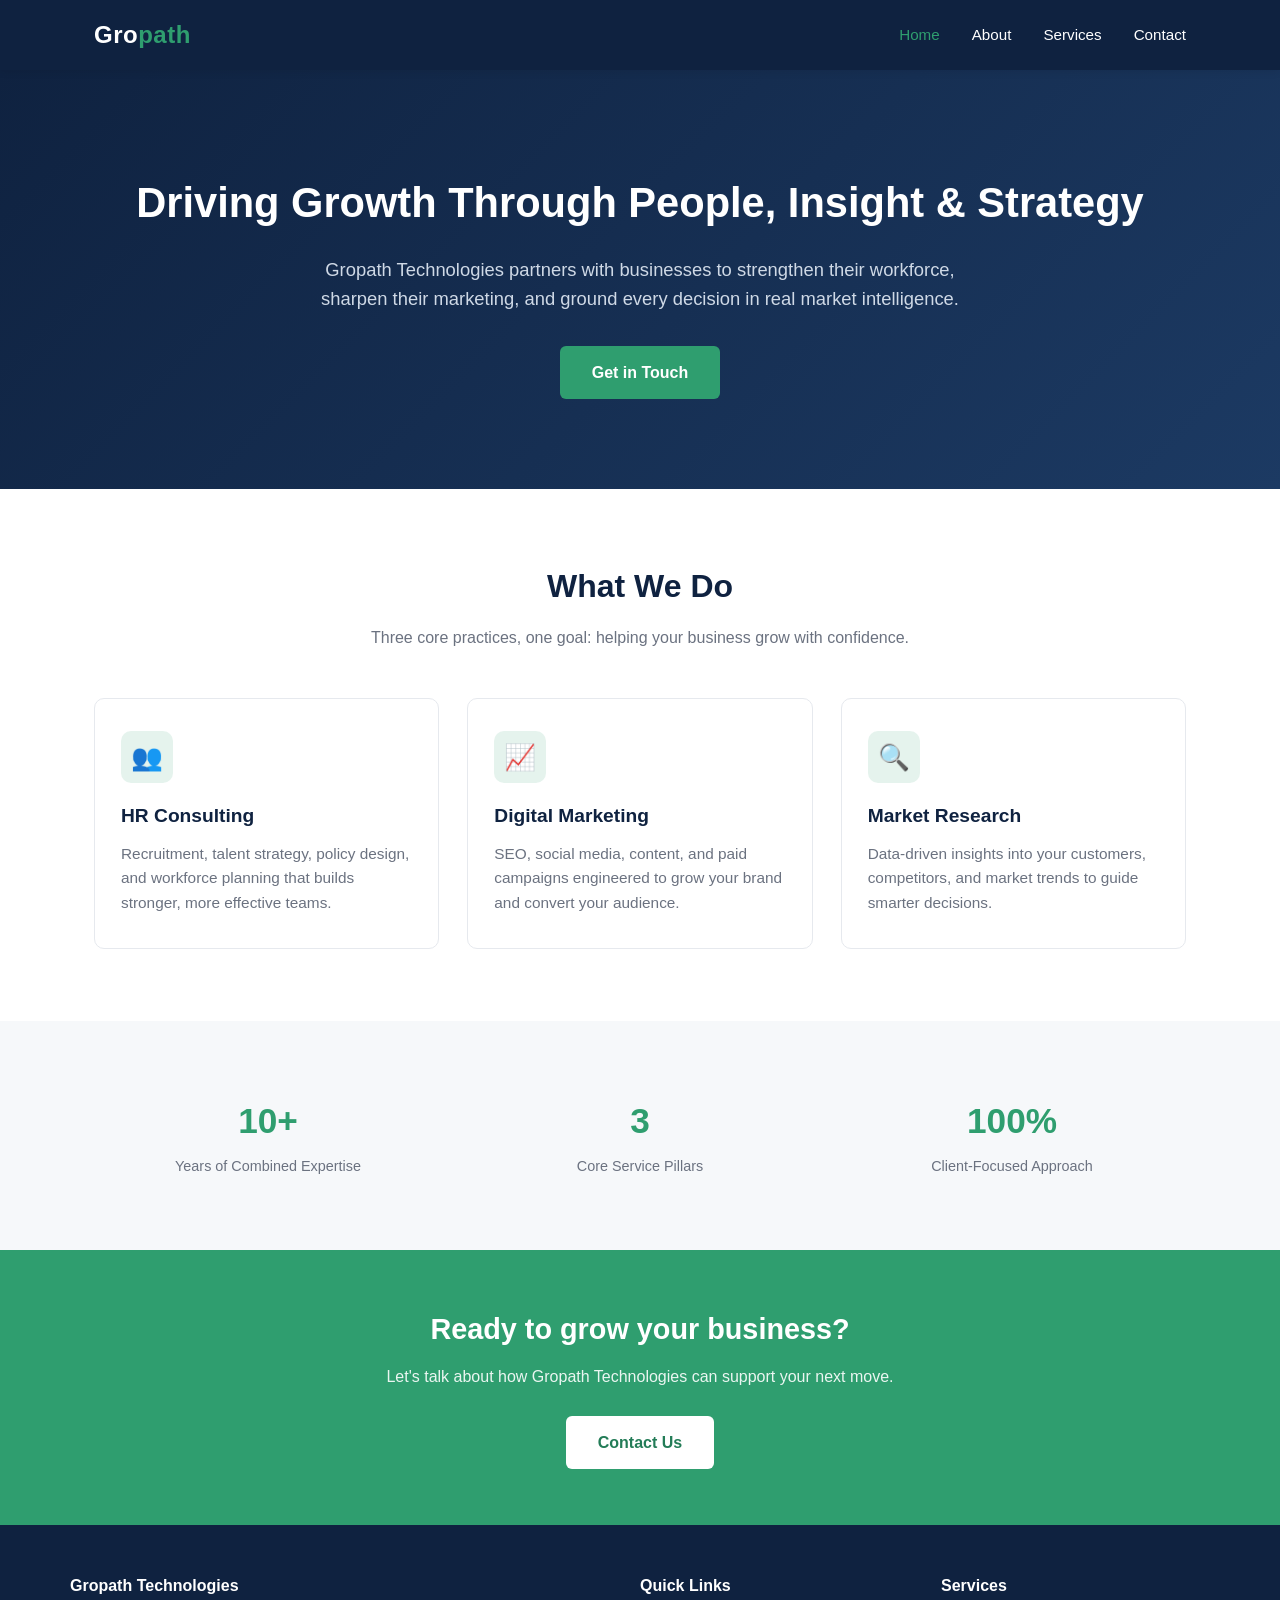
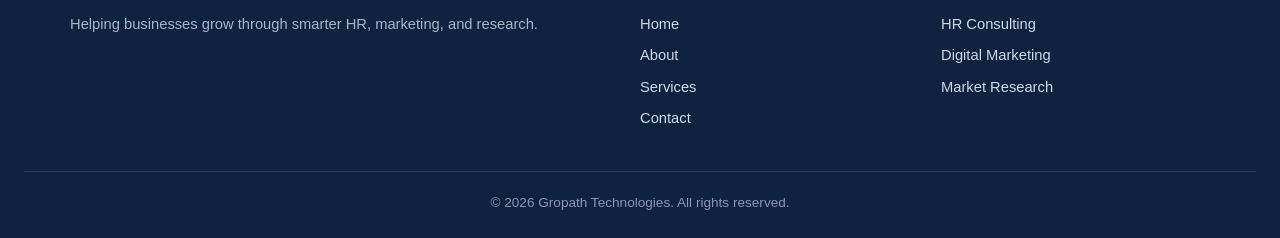
<file: index.html>
<!DOCTYPE html>
<html lang="en">
<head>
<meta charset="UTF-8">
<meta name="viewport" content="width=device-width, initial-scale=1.0">
<title>Gropath Technologies | HR Consulting, Digital Marketing & Market Research</title>
<meta name="description" content="Gropath Technologies helps businesses grow through expert HR consulting, digital marketing, and market research services.">
<link rel="stylesheet" href="style.css">
</head>
<body>

<header>
  <nav class="navbar">
    <a href="index.html" class="logo">Gro<span>path</span></a>
    <ul class="nav-links" id="navLinks">
      <li><a href="index.html" class="active">Home</a></li>
      <li><a href="about.html">About</a></li>
      <li><a href="services.html">Services</a></li>
      <li><a href="contact.html">Contact</a></li>
    </ul>
    <button class="nav-toggle" id="navToggle" aria-label="Toggle menu">☰</button>
  </nav>
</header>

<section class="hero">
  <div class="container">
    <h1>Driving Growth Through People, Insight & Strategy</h1>
    <p>Gropath Technologies partners with businesses to strengthen their workforce, sharpen their marketing, and ground every decision in real market intelligence.</p>
    <a href="contact.html" class="btn">Get in Touch</a>
  </div>
</section>

<section>
  <div class="container">
    <div class="section-title">
      <h2>What We Do</h2>
      <p>Three core practices, one goal: helping your business grow with confidence.</p>
    </div>
    <div class="grid">
      <div class="card">
        <div class="icon">👥</div>
        <h3>HR Consulting</h3>
        <p>Recruitment, talent strategy, policy design, and workforce planning that builds stronger, more effective teams.</p>
      </div>
      <div class="card">
        <div class="icon">📈</div>
        <h3>Digital Marketing</h3>
        <p>SEO, social media, content, and paid campaigns engineered to grow your brand and convert your audience.</p>
      </div>
      <div class="card">
        <div class="icon">🔍</div>
        <h3>Market Research</h3>
        <p>Data-driven insights into your customers, competitors, and market trends to guide smarter decisions.</p>
      </div>
    </div>
  </div>
</section>

<section class="bg-gray">
  <div class="container">
    <div class="stats">
      <div>
        <div class="num">10+</div>
        <div class="label">Years of Combined Expertise</div>
      </div>
      <div>
        <div class="num">3</div>
        <div class="label">Core Service Pillars</div>
      </div>
      <div>
        <div class="num">100%</div>
        <div class="label">Client-Focused Approach</div>
      </div>
    </div>
  </div>
</section>

<div class="cta-band">
  <h2>Ready to grow your business?</h2>
  <p>Let's talk about how Gropath Technologies can support your next move.</p>
  <a href="contact.html" class="btn">Contact Us</a>
</div>

<footer>
  <div class="footer-grid">
    <div>
      <h4>Gropath Technologies</h4>
      <p style="font-size:0.92rem; color:#aab6c6;">Helping businesses grow through smarter HR, marketing, and research.</p>
    </div>
    <div>
      <h4>Quick Links</h4>
      <ul>
        <li><a href="index.html">Home</a></li>
        <li><a href="about.html">About</a></li>
        <li><a href="services.html">Services</a></li>
        <li><a href="contact.html">Contact</a></li>
      </ul>
    </div>
    <div>
      <h4>Services</h4>
      <ul>
        <li><a href="services.html">HR Consulting</a></li>
        <li><a href="services.html">Digital Marketing</a></li>
        <li><a href="services.html">Market Research</a></li>
      </ul>
    </div>
  </div>
  <div class="footer-bottom">
    &copy; 2026 Gropath Technologies. All rights reserved.
  </div>
</footer>

<script>
  document.getElementById('navToggle').addEventListener('click', function() {
    document.getElementById('navLinks').classList.toggle('open');
  });
</script>

</body>
</html>
</file>
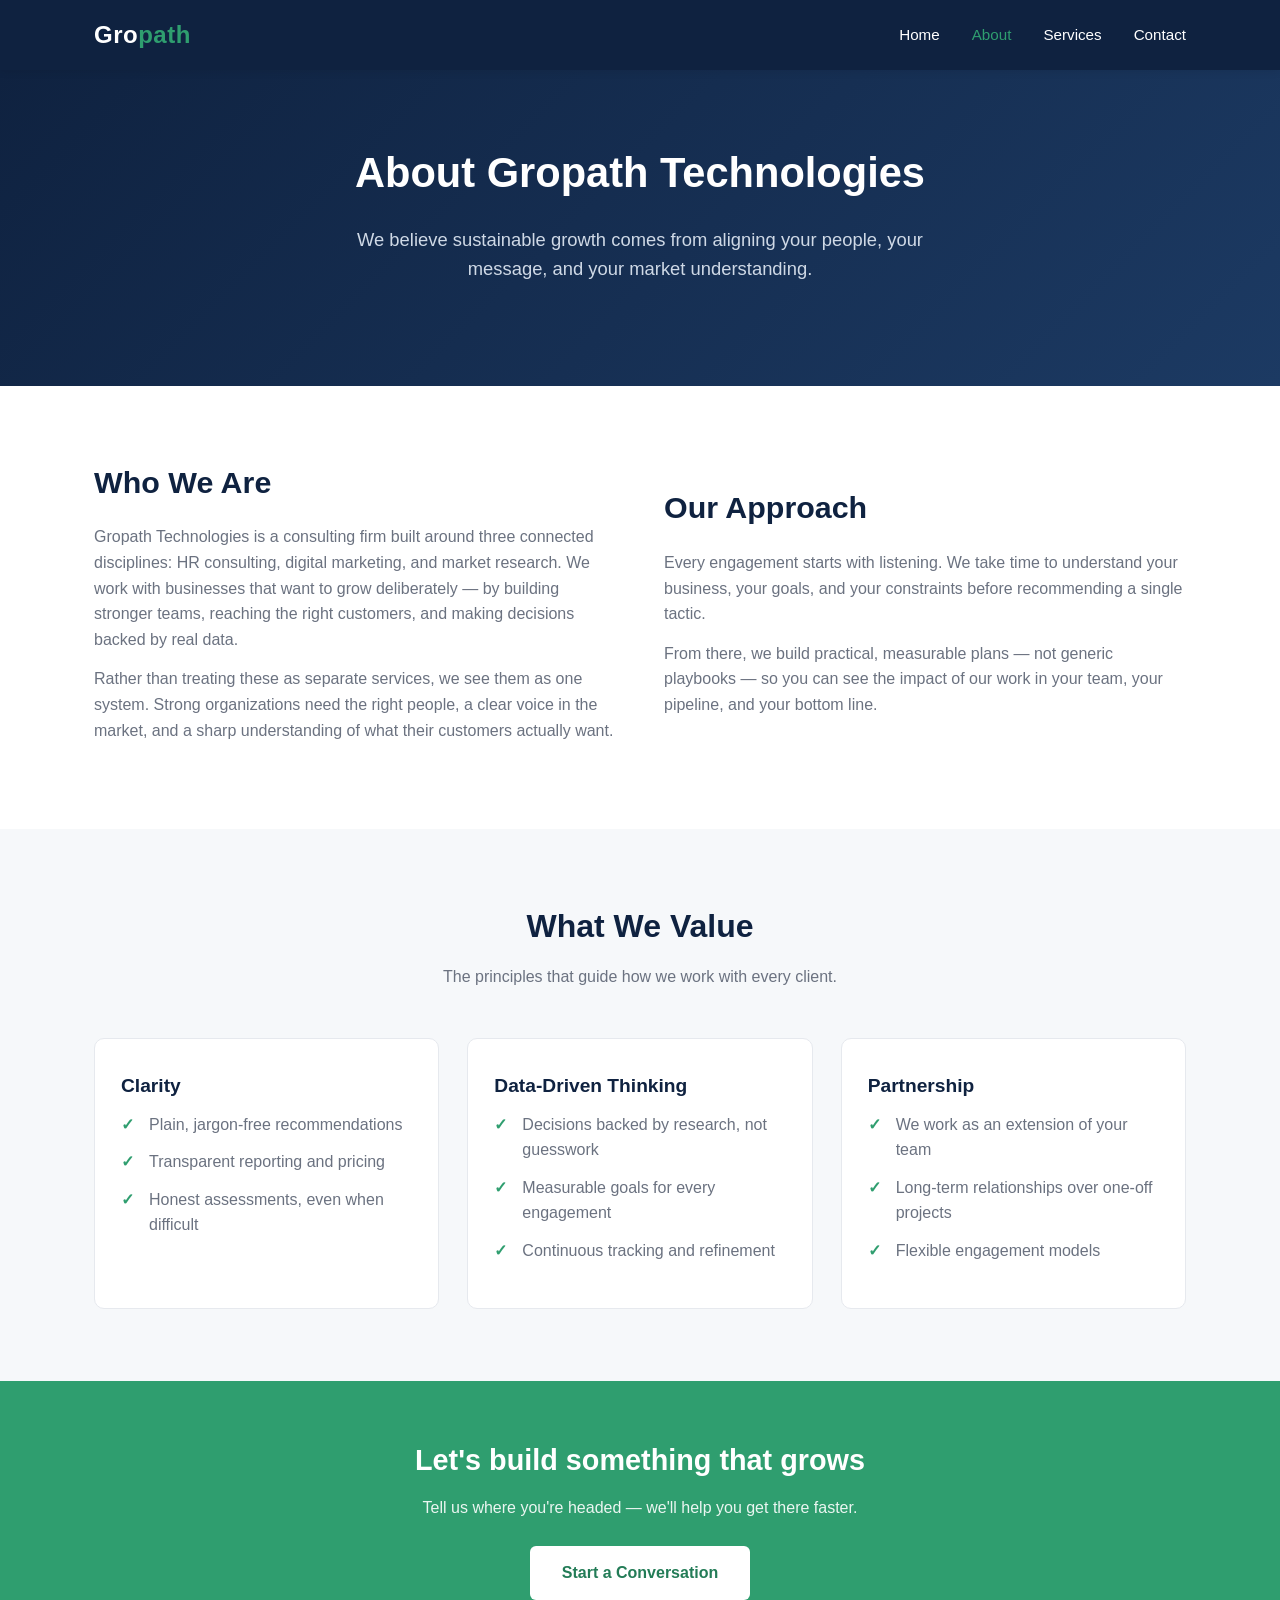
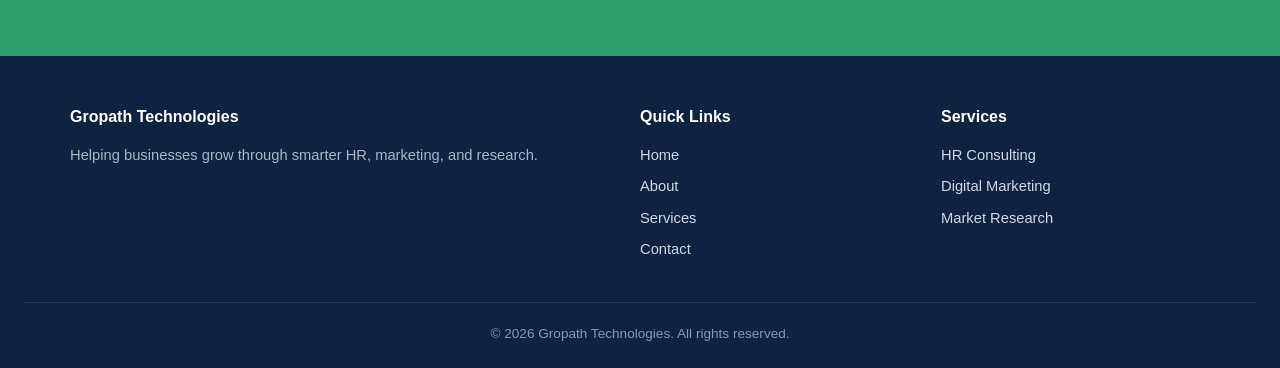
<file: about.html>
<!DOCTYPE html>
<html lang="en">
<head>
<meta charset="UTF-8">
<meta name="viewport" content="width=device-width, initial-scale=1.0">
<title>About Us | Gropath Technologies</title>
<link rel="stylesheet" href="style.css">
</head>
<body>

<header>
  <nav class="navbar">
    <a href="index.html" class="logo">Gro<span>path</span></a>
    <ul class="nav-links" id="navLinks">
      <li><a href="index.html">Home</a></li>
      <li><a href="about.html" class="active">About</a></li>
      <li><a href="services.html">Services</a></li>
      <li><a href="contact.html">Contact</a></li>
    </ul>
    <button class="nav-toggle" id="navToggle" aria-label="Toggle menu">☰</button>
  </nav>
</header>

<section class="hero" style="padding: 70px 24px;">
  <div class="container">
    <h1>About Gropath Technologies</h1>
    <p>We believe sustainable growth comes from aligning your people, your message, and your market understanding.</p>
  </div>
</section>

<section>
  <div class="container two-col">
    <div>
      <h2>Who We Are</h2>
      <p>Gropath Technologies is a consulting firm built around three connected disciplines: HR consulting, digital marketing, and market research. We work with businesses that want to grow deliberately — by building stronger teams, reaching the right customers, and making decisions backed by real data.</p>
      <p>Rather than treating these as separate services, we see them as one system. Strong organizations need the right people, a clear voice in the market, and a sharp understanding of what their customers actually want.</p>
    </div>
    <div>
      <h2>Our Approach</h2>
      <p>Every engagement starts with listening. We take time to understand your business, your goals, and your constraints before recommending a single tactic.</p>
      <p>From there, we build practical, measurable plans — not generic playbooks — so you can see the impact of our work in your team, your pipeline, and your bottom line.</p>
    </div>
  </div>
</section>

<section class="bg-gray">
  <div class="container">
    <div class="section-title">
      <h2>What We Value</h2>
      <p>The principles that guide how we work with every client.</p>
    </div>
    <div class="grid">
      <div class="card">
        <h3>Clarity</h3>
        <ul class="value-list">
          <li>Plain, jargon-free recommendations</li>
          <li>Transparent reporting and pricing</li>
          <li>Honest assessments, even when difficult</li>
        </ul>
      </div>
      <div class="card">
        <h3>Data-Driven Thinking</h3>
        <ul class="value-list">
          <li>Decisions backed by research, not guesswork</li>
          <li>Measurable goals for every engagement</li>
          <li>Continuous tracking and refinement</li>
        </ul>
      </div>
      <div class="card">
        <h3>Partnership</h3>
        <ul class="value-list">
          <li>We work as an extension of your team</li>
          <li>Long-term relationships over one-off projects</li>
          <li>Flexible engagement models</li>
        </ul>
      </div>
    </div>
  </div>
</section>

<div class="cta-band">
  <h2>Let's build something that grows</h2>
  <p>Tell us where you're headed — we'll help you get there faster.</p>
  <a href="contact.html" class="btn">Start a Conversation</a>
</div>

<footer>
  <div class="footer-grid">
    <div>
      <h4>Gropath Technologies</h4>
      <p style="font-size:0.92rem; color:#aab6c6;">Helping businesses grow through smarter HR, marketing, and research.</p>
    </div>
    <div>
      <h4>Quick Links</h4>
      <ul>
        <li><a href="index.html">Home</a></li>
        <li><a href="about.html">About</a></li>
        <li><a href="services.html">Services</a></li>
        <li><a href="contact.html">Contact</a></li>
      </ul>
    </div>
    <div>
      <h4>Services</h4>
      <ul>
        <li><a href="services.html">HR Consulting</a></li>
        <li><a href="services.html">Digital Marketing</a></li>
        <li><a href="services.html">Market Research</a></li>
      </ul>
    </div>
  </div>
  <div class="footer-bottom">
    &copy; 2026 Gropath Technologies. All rights reserved.
  </div>
</footer>

<script>
  document.getElementById('navToggle').addEventListener('click', function() {
    document.getElementById('navLinks').classList.toggle('open');
  });
</script>

</body>
</html>
</file>
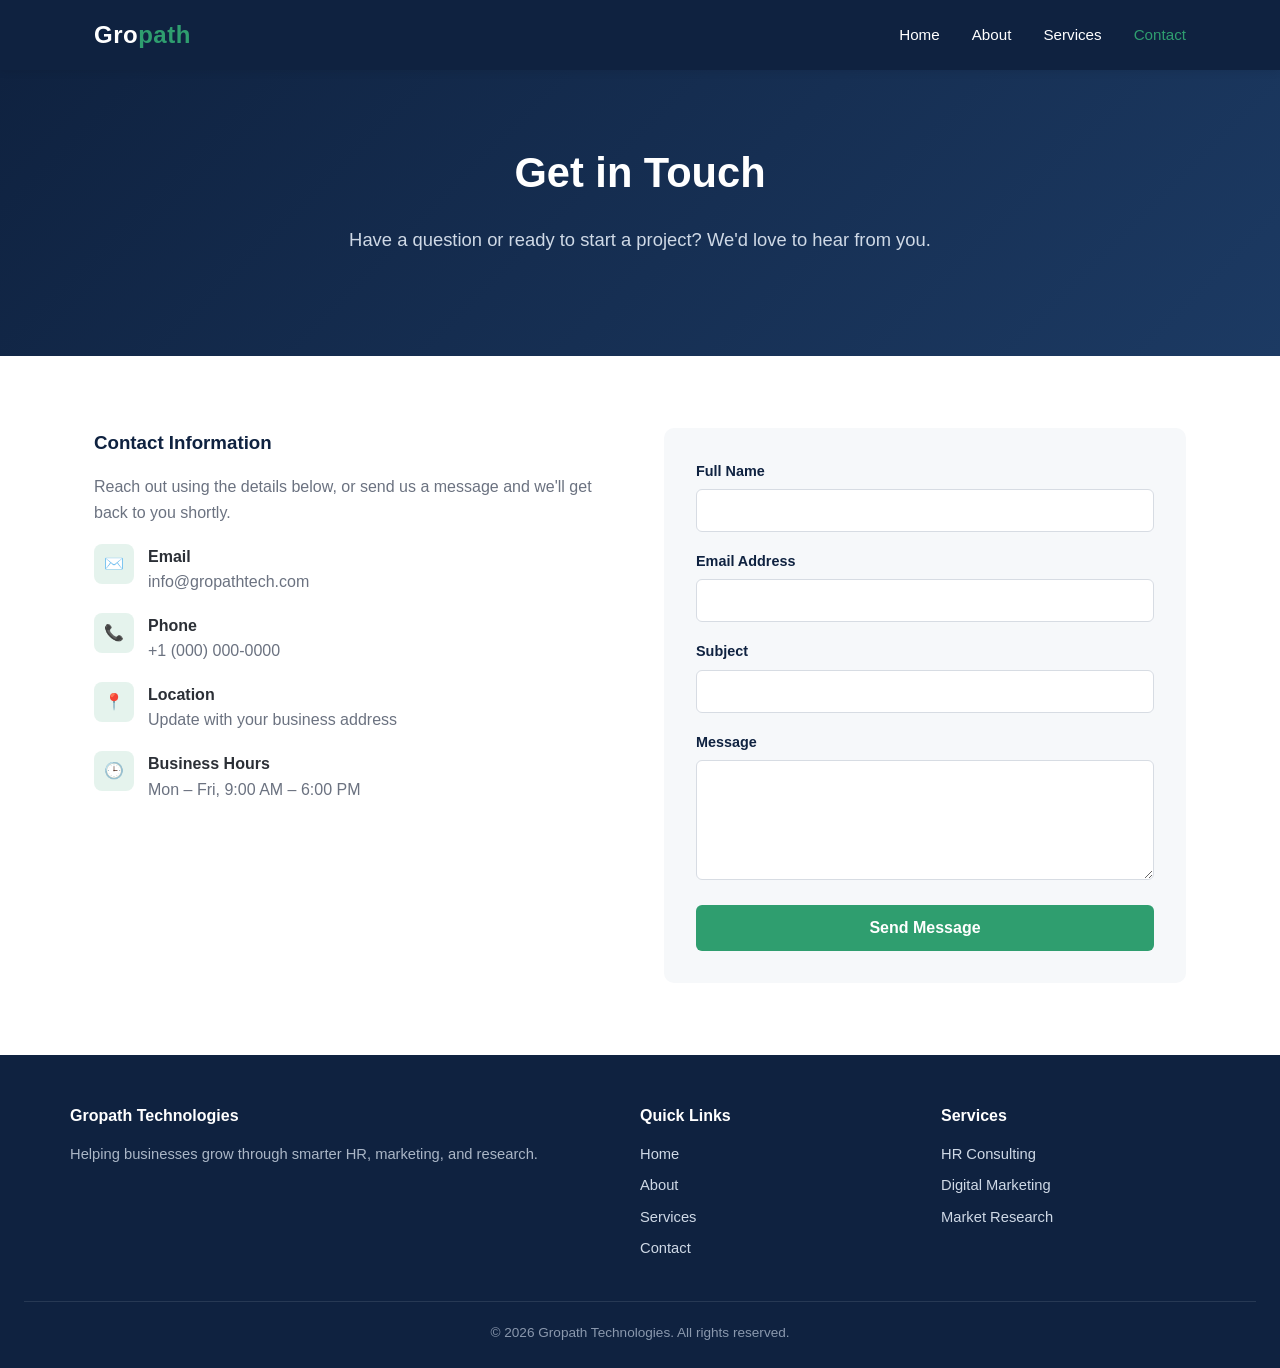
<file: contact.html>
<!DOCTYPE html>
<html lang="en">
<head>
<meta charset="UTF-8">
<meta name="viewport" content="width=device-width, initial-scale=1.0">
<title>Contact | Gropath Technologies</title>
<link rel="stylesheet" href="style.css">
</head>
<body>

<header>
  <nav class="navbar">
    <a href="index.html" class="logo">Gro<span>path</span></a>
    <ul class="nav-links" id="navLinks">
      <li><a href="index.html">Home</a></li>
      <li><a href="about.html">About</a></li>
      <li><a href="services.html">Services</a></li>
      <li><a href="contact.html" class="active">Contact</a></li>
    </ul>
    <button class="nav-toggle" id="navToggle" aria-label="Toggle menu">☰</button>
  </nav>
</header>

<section class="hero" style="padding: 70px 24px;">
  <div class="container">
    <h1>Get in Touch</h1>
    <p>Have a question or ready to start a project? We'd love to hear from you.</p>
  </div>
</section>

<section>
  <div class="container contact-wrap">
    <div class="contact-info">
      <h3>Contact Information</h3>
      <p>Reach out using the details below, or send us a message and we'll get back to you shortly.</p>

      <div class="contact-item">
        <div class="icon">✉️</div>
        <div>
          <strong>Email</strong><br>
          <span style="color:var(--muted);">info@gropathtech.com</span>
        </div>
      </div>

      <div class="contact-item">
        <div class="icon">📞</div>
        <div>
          <strong>Phone</strong><br>
          <span style="color:var(--muted);">+1 (000) 000-0000</span>
        </div>
      </div>

      <div class="contact-item">
        <div class="icon">📍</div>
        <div>
          <strong>Location</strong><br>
          <span style="color:var(--muted);">Update with your business address</span>
        </div>
      </div>

      <div class="contact-item">
        <div class="icon">🕒</div>
        <div>
          <strong>Business Hours</strong><br>
          <span style="color:var(--muted);">Mon – Fri, 9:00 AM – 6:00 PM</span>
        </div>
      </div>
    </div>

    <div>
      <form action="https://formsubmit.co/info@gropathtech.com" method="POST">
        <div class="form-group">
          <label for="name">Full Name</label>
          <input type="text" id="name" name="name" required>
        </div>
        <div class="form-group">
          <label for="email">Email Address</label>
          <input type="email" id="email" name="email" required>
        </div>
        <div class="form-group">
          <label for="subject">Subject</label>
          <input type="text" id="subject" name="subject">
        </div>
        <div class="form-group">
          <label for="message">Message</label>
          <textarea id="message" name="message" required></textarea>
        </div>
        <button type="submit" class="btn" style="width:100%; border:none; cursor:pointer;">Send Message</button>
      </form>
    </div>
  </div>
</section>

<footer>
  <div class="footer-grid">
    <div>
      <h4>Gropath Technologies</h4>
      <p style="font-size:0.92rem; color:#aab6c6;">Helping businesses grow through smarter HR, marketing, and research.</p>
    </div>
    <div>
      <h4>Quick Links</h4>
      <ul>
        <li><a href="index.html">Home</a></li>
        <li><a href="about.html">About</a></li>
        <li><a href="services.html">Services</a></li>
        <li><a href="contact.html">Contact</a></li>
      </ul>
    </div>
    <div>
      <h4>Services</h4>
      <ul>
        <li><a href="services.html">HR Consulting</a></li>
        <li><a href="services.html">Digital Marketing</a></li>
        <li><a href="services.html">Market Research</a></li>
      </ul>
    </div>
  </div>
  <div class="footer-bottom">
    &copy; 2026 Gropath Technologies. All rights reserved.
  </div>
</footer>

<script>
  document.getElementById('navToggle').addEventListener('click', function() {
    document.getElementById('navLinks').classList.toggle('open');
  });
</script>

</body>
</html>
</file>
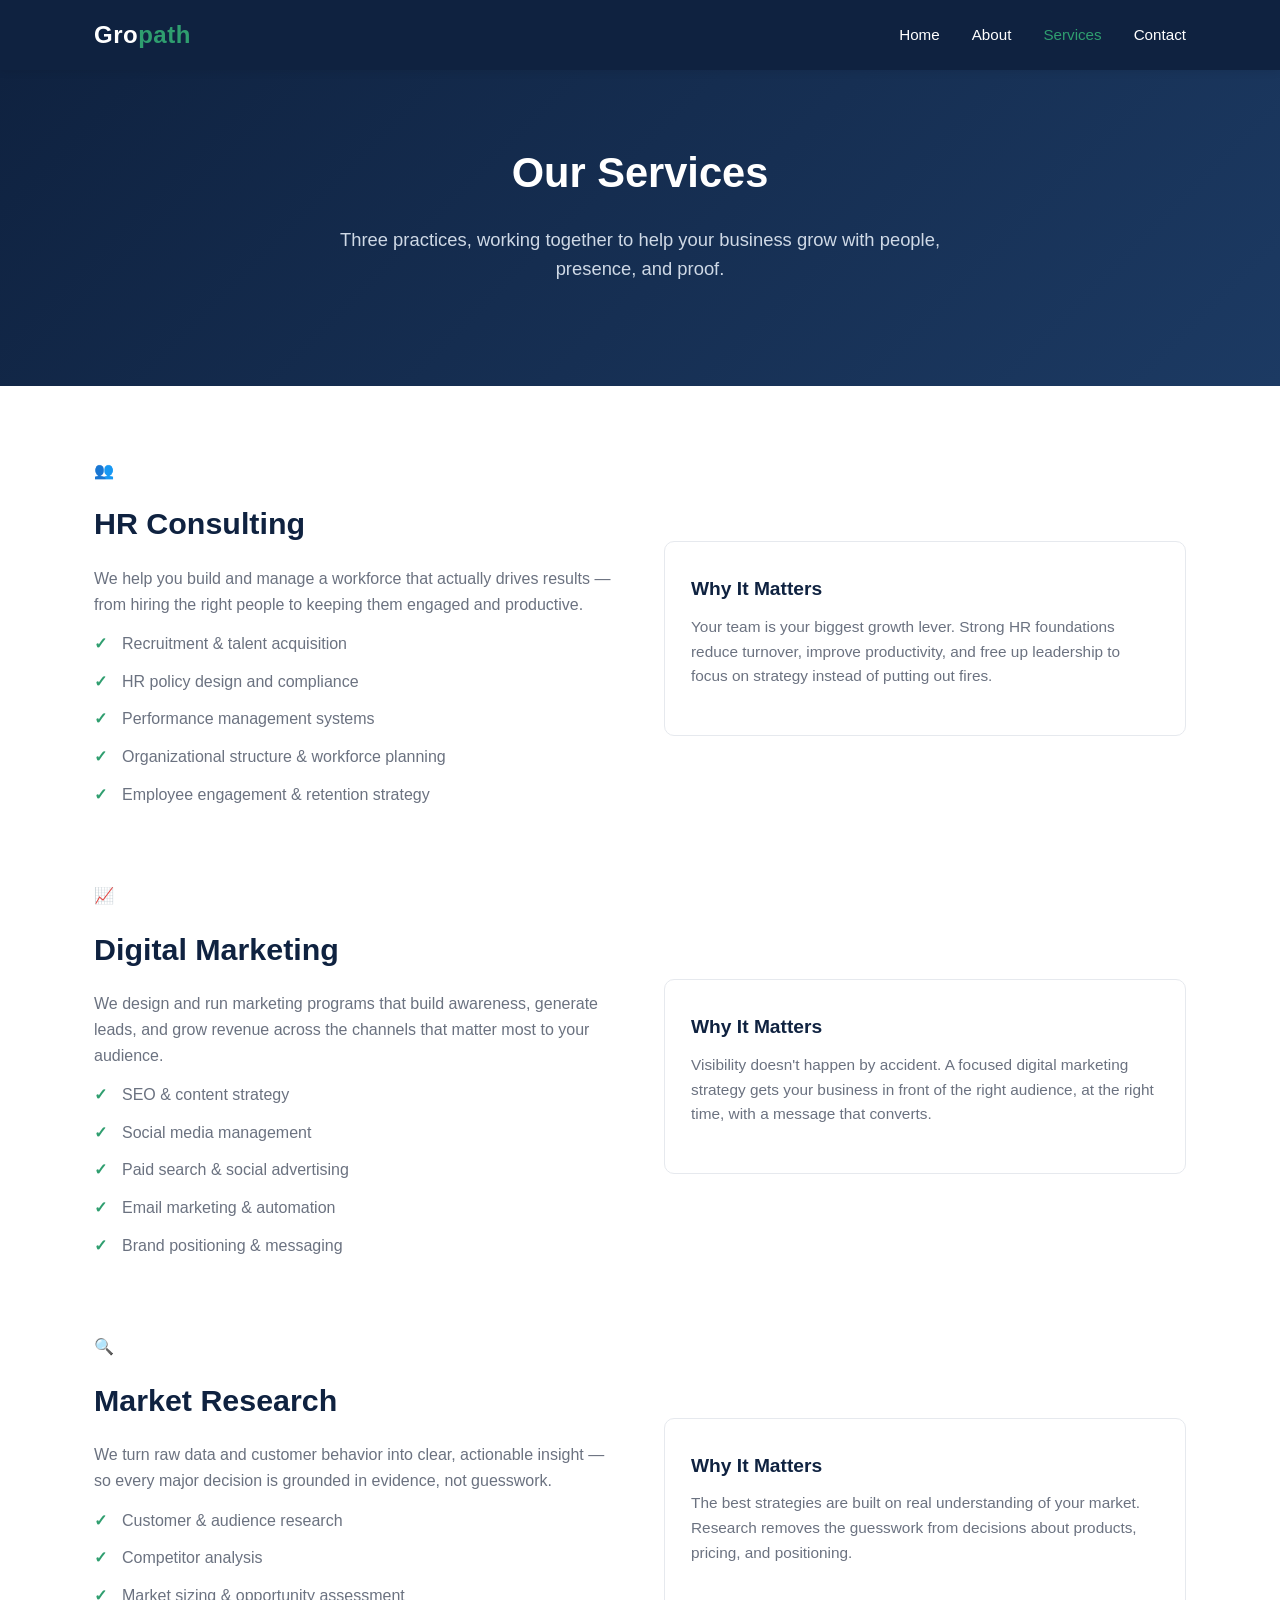
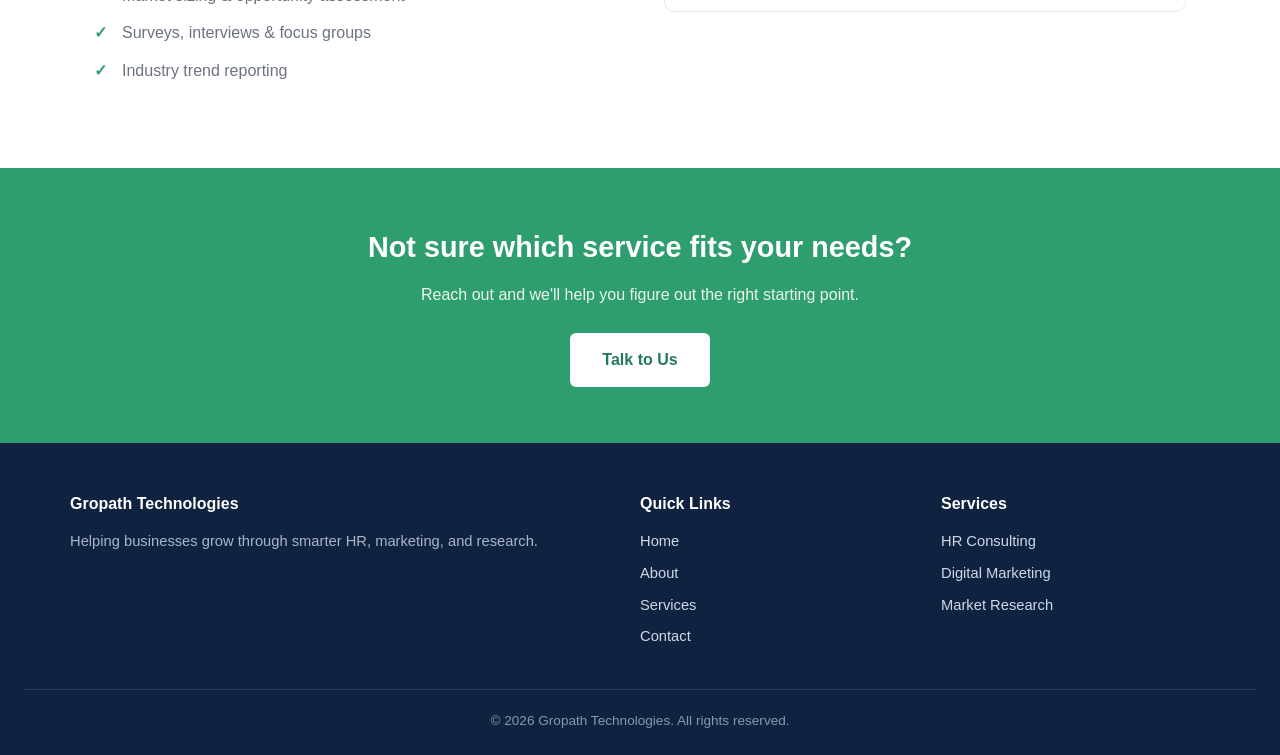
<file: services.html>
<!DOCTYPE html>
<html lang="en">
<head>
<meta charset="UTF-8">
<meta name="viewport" content="width=device-width, initial-scale=1.0">
<title>Services | Gropath Technologies</title>
<link rel="stylesheet" href="style.css">
</head>
<body>

<header>
  <nav class="navbar">
    <a href="index.html" class="logo">Gro<span>path</span></a>
    <ul class="nav-links" id="navLinks">
      <li><a href="index.html">Home</a></li>
      <li><a href="about.html">About</a></li>
      <li><a href="services.html" class="active">Services</a></li>
      <li><a href="contact.html">Contact</a></li>
    </ul>
    <button class="nav-toggle" id="navToggle" aria-label="Toggle menu">☰</button>
  </nav>
</header>

<section class="hero" style="padding: 70px 24px;">
  <div class="container">
    <h1>Our Services</h1>
    <p>Three practices, working together to help your business grow with people, presence, and proof.</p>
  </div>
</section>

<section>
  <div class="container">

    <div class="two-col" style="margin-bottom: 64px;">
      <div>
        <div class="icon" style="margin-bottom:16px;">👥</div>
        <h2>HR Consulting</h2>
        <p>We help you build and manage a workforce that actually drives results — from hiring the right people to keeping them engaged and productive.</p>
        <ul class="value-list">
          <li>Recruitment & talent acquisition</li>
          <li>HR policy design and compliance</li>
          <li>Performance management systems</li>
          <li>Organizational structure & workforce planning</li>
          <li>Employee engagement & retention strategy</li>
        </ul>
      </div>
      <div class="card">
        <h3>Why It Matters</h3>
        <p>Your team is your biggest growth lever. Strong HR foundations reduce turnover, improve productivity, and free up leadership to focus on strategy instead of putting out fires.</p>
      </div>
    </div>

    <div class="two-col" style="margin-bottom: 64px;">
      <div class="card" style="order: 2;">
        <h3>Why It Matters</h3>
        <p>Visibility doesn't happen by accident. A focused digital marketing strategy gets your business in front of the right audience, at the right time, with a message that converts.</p>
      </div>
      <div style="order: 1;">
        <div class="icon" style="margin-bottom:16px;">📈</div>
        <h2>Digital Marketing</h2>
        <p>We design and run marketing programs that build awareness, generate leads, and grow revenue across the channels that matter most to your audience.</p>
        <ul class="value-list">
          <li>SEO & content strategy</li>
          <li>Social media management</li>
          <li>Paid search & social advertising</li>
          <li>Email marketing & automation</li>
          <li>Brand positioning & messaging</li>
        </ul>
      </div>
    </div>

    <div class="two-col">
      <div>
        <div class="icon" style="margin-bottom:16px;">🔍</div>
        <h2>Market Research</h2>
        <p>We turn raw data and customer behavior into clear, actionable insight — so every major decision is grounded in evidence, not guesswork.</p>
        <ul class="value-list">
          <li>Customer & audience research</li>
          <li>Competitor analysis</li>
          <li>Market sizing & opportunity assessment</li>
          <li>Surveys, interviews & focus groups</li>
          <li>Industry trend reporting</li>
        </ul>
      </div>
      <div class="card">
        <h3>Why It Matters</h3>
        <p>The best strategies are built on real understanding of your market. Research removes the guesswork from decisions about products, pricing, and positioning.</p>
      </div>
    </div>

  </div>
</section>

<div class="cta-band">
  <h2>Not sure which service fits your needs?</h2>
  <p>Reach out and we'll help you figure out the right starting point.</p>
  <a href="contact.html" class="btn">Talk to Us</a>
</div>

<footer>
  <div class="footer-grid">
    <div>
      <h4>Gropath Technologies</h4>
      <p style="font-size:0.92rem; color:#aab6c6;">Helping businesses grow through smarter HR, marketing, and research.</p>
    </div>
    <div>
      <h4>Quick Links</h4>
      <ul>
        <li><a href="index.html">Home</a></li>
        <li><a href="about.html">About</a></li>
        <li><a href="services.html">Services</a></li>
        <li><a href="contact.html">Contact</a></li>
      </ul>
    </div>
    <div>
      <h4>Services</h4>
      <ul>
        <li><a href="services.html">HR Consulting</a></li>
        <li><a href="services.html">Digital Marketing</a></li>
        <li><a href="services.html">Market Research</a></li>
      </ul>
    </div>
  </div>
  <div class="footer-bottom">
    &copy; 2026 Gropath Technologies. All rights reserved.
  </div>
</footer>

<script>
  document.getElementById('navToggle').addEventListener('click', function() {
    document.getElementById('navLinks').classList.toggle('open');
  });
</script>

</body>
</html>
</file>
<file: style.css>
:root {
  --navy: #0f2240;
  --navy-light: #1c3a63;
  --accent: #2f9e6f;
  --accent-dark: #237c57;
  --gray-bg: #f6f8fa;
  --text: #2b2f36;
  --muted: #6b7280;
  --white: #ffffff;
}

* { box-sizing: border-box; margin: 0; padding: 0; }

body {
  font-family: 'Segoe UI', Arial, Helvetica, sans-serif;
  color: var(--text);
  line-height: 1.6;
  background: var(--white);
}

a { text-decoration: none; color: inherit; }

img { max-width: 100%; display: block; }

.container {
  max-width: 1140px;
  margin: 0 auto;
  padding: 0 24px;
}

/* Header */
header {
  background: var(--navy);
  position: sticky;
  top: 0;
  z-index: 100;
  box-shadow: 0 2px 8px rgba(0,0,0,0.08);
}

.navbar {
  display: flex;
  align-items: center;
  justify-content: space-between;
  padding: 16px 24px;
  max-width: 1140px;
  margin: 0 auto;
}

.logo {
  color: var(--white);
  font-size: 1.5rem;
  font-weight: 700;
  letter-spacing: 0.5px;
}

.logo span { color: var(--accent); }

.nav-links {
  display: flex;
  gap: 32px;
  list-style: none;
}

.nav-links a {
  color: var(--white);
  font-weight: 500;
  font-size: 0.95rem;
  transition: color 0.2s;
}

.nav-links a:hover,
.nav-links a.active {
  color: var(--accent);
}

.nav-toggle {
  display: none;
  background: none;
  border: none;
  color: var(--white);
  font-size: 1.6rem;
  cursor: pointer;
}

/* Hero */
.hero {
  background: linear-gradient(135deg, var(--navy) 0%, var(--navy-light) 100%);
  color: var(--white);
  padding: 100px 24px 90px;
  text-align: center;
}

.hero h1 {
  font-size: 2.6rem;
  margin-bottom: 18px;
  font-weight: 700;
}

.hero p {
  font-size: 1.15rem;
  color: #cfd9e6;
  max-width: 640px;
  margin: 0 auto 32px;
}

.btn {
  display: inline-block;
  background: var(--accent);
  color: var(--white);
  padding: 14px 32px;
  border-radius: 6px;
  font-weight: 600;
  font-size: 1rem;
  transition: background 0.2s, transform 0.15s;
}

.btn:hover {
  background: var(--accent-dark);
  transform: translateY(-2px);
}

.btn-outline {
  background: transparent;
  border: 2px solid var(--white);
}

.btn-outline:hover {
  background: var(--white);
  color: var(--navy);
}

/* Sections */
section {
  padding: 72px 24px;
}

.section-title {
  text-align: center;
  margin-bottom: 48px;
}

.section-title h2 {
  font-size: 2rem;
  color: var(--navy);
  margin-bottom: 12px;
}

.section-title p {
  color: var(--muted);
  max-width: 600px;
  margin: 0 auto;
}

.bg-gray { background: var(--gray-bg); }

/* Cards grid */
.grid {
  display: grid;
  grid-template-columns: repeat(3, 1fr);
  gap: 28px;
  max-width: 1140px;
  margin: 0 auto;
}

.card {
  background: var(--white);
  border: 1px solid #e6e9ee;
  border-radius: 10px;
  padding: 32px 26px;
  transition: box-shadow 0.2s, transform 0.2s;
}

.card:hover {
  box-shadow: 0 10px 24px rgba(15,34,64,0.1);
  transform: translateY(-4px);
}

.card .icon {
  width: 52px;
  height: 52px;
  border-radius: 10px;
  background: rgba(47,158,111,0.12);
  color: var(--accent);
  display: flex;
  align-items: center;
  justify-content: center;
  font-size: 1.6rem;
  margin-bottom: 18px;
}

.card h3 {
  color: var(--navy);
  margin-bottom: 10px;
  font-size: 1.2rem;
}

.card p { color: var(--muted); font-size: 0.96rem; }

/* About / two-column */
.two-col {
  display: grid;
  grid-template-columns: 1fr 1fr;
  gap: 48px;
  align-items: center;
  max-width: 1140px;
  margin: 0 auto;
}

.two-col h2 { color: var(--navy); font-size: 1.9rem; margin-bottom: 18px; }
.two-col p { color: var(--muted); margin-bottom: 14px; }

.stats {
  display: grid;
  grid-template-columns: repeat(3, 1fr);
  gap: 24px;
  max-width: 1140px;
  margin: 0 auto;
  text-align: center;
}

.stats .num {
  font-size: 2.2rem;
  font-weight: 700;
  color: var(--accent);
}

.stats .label { color: var(--muted); font-size: 0.9rem; margin-top: 6px; }

/* Values list */
.value-list { list-style: none; }
.value-list li {
  padding-left: 28px;
  position: relative;
  margin-bottom: 12px;
  color: var(--muted);
}
.value-list li::before {
  content: "✓";
  color: var(--accent);
  position: absolute;
  left: 0;
  font-weight: 700;
}

/* Contact */
.contact-wrap {
  display: grid;
  grid-template-columns: 1fr 1fr;
  gap: 48px;
  max-width: 1140px;
  margin: 0 auto;
}

.contact-info h3 { color: var(--navy); margin-bottom: 16px; }
.contact-info p { color: var(--muted); margin-bottom: 18px; }

.contact-item {
  display: flex;
  gap: 14px;
  margin-bottom: 18px;
  align-items: flex-start;
}

.contact-item .icon {
  width: 40px;
  height: 40px;
  flex-shrink: 0;
  border-radius: 8px;
  background: rgba(47,158,111,0.12);
  color: var(--accent);
  display: flex;
  align-items: center;
  justify-content: center;
}

form {
  background: var(--gray-bg);
  padding: 32px;
  border-radius: 10px;
}

.form-group { margin-bottom: 18px; }

label {
  display: block;
  margin-bottom: 6px;
  font-weight: 600;
  font-size: 0.9rem;
  color: var(--navy);
}

input, textarea {
  width: 100%;
  padding: 12px 14px;
  border: 1px solid #d7dce3;
  border-radius: 6px;
  font-size: 0.95rem;
  font-family: inherit;
}

input:focus, textarea:focus {
  outline: none;
  border-color: var(--accent);
}

textarea { resize: vertical; min-height: 120px; }

/* CTA band */
.cta-band {
  background: var(--accent);
  color: var(--white);
  text-align: center;
  padding: 56px 24px;
}

.cta-band h2 { margin-bottom: 12px; font-size: 1.8rem; }
.cta-band p { margin-bottom: 26px; color: rgba(255,255,255,0.9); }

.cta-band .btn {
  background: var(--white);
  color: var(--accent-dark);
}

.cta-band .btn:hover { background: #f0f0f0; }

/* Footer */
footer {
  background: var(--navy);
  color: #cfd9e6;
  padding: 48px 24px 24px;
}

.footer-grid {
  display: grid;
  grid-template-columns: 2fr 1fr 1fr;
  gap: 32px;
  max-width: 1140px;
  margin: 0 auto 32px;
}

.footer-grid h4 { color: var(--white); margin-bottom: 14px; font-size: 1rem; }
.footer-grid ul { list-style: none; }
.footer-grid li { margin-bottom: 8px; font-size: 0.92rem; }
.footer-grid li a:hover { color: var(--accent); }

.footer-bottom {
  text-align: center;
  font-size: 0.85rem;
  border-top: 1px solid rgba(255,255,255,0.1);
  padding-top: 20px;
  color: #8a98ad;
}

/* Responsive */
@media (max-width: 860px) {
  .grid { grid-template-columns: 1fr; }
  .two-col, .contact-wrap { grid-template-columns: 1fr; }
  .footer-grid { grid-template-columns: 1fr; }
  .stats { grid-template-columns: 1fr; gap: 32px; }
}

@media (max-width: 720px) {
  .nav-links {
    position: absolute;
    top: 100%;
    left: 0;
    right: 0;
    background: var(--navy);
    flex-direction: column;
    padding: 16px 24px;
    display: none;
    gap: 18px;
  }
  .nav-links.open { display: flex; }
  .nav-toggle { display: block; }
  .hero h1 { font-size: 2rem; }
}

/* Mobile nav toggle script target */
</file>
